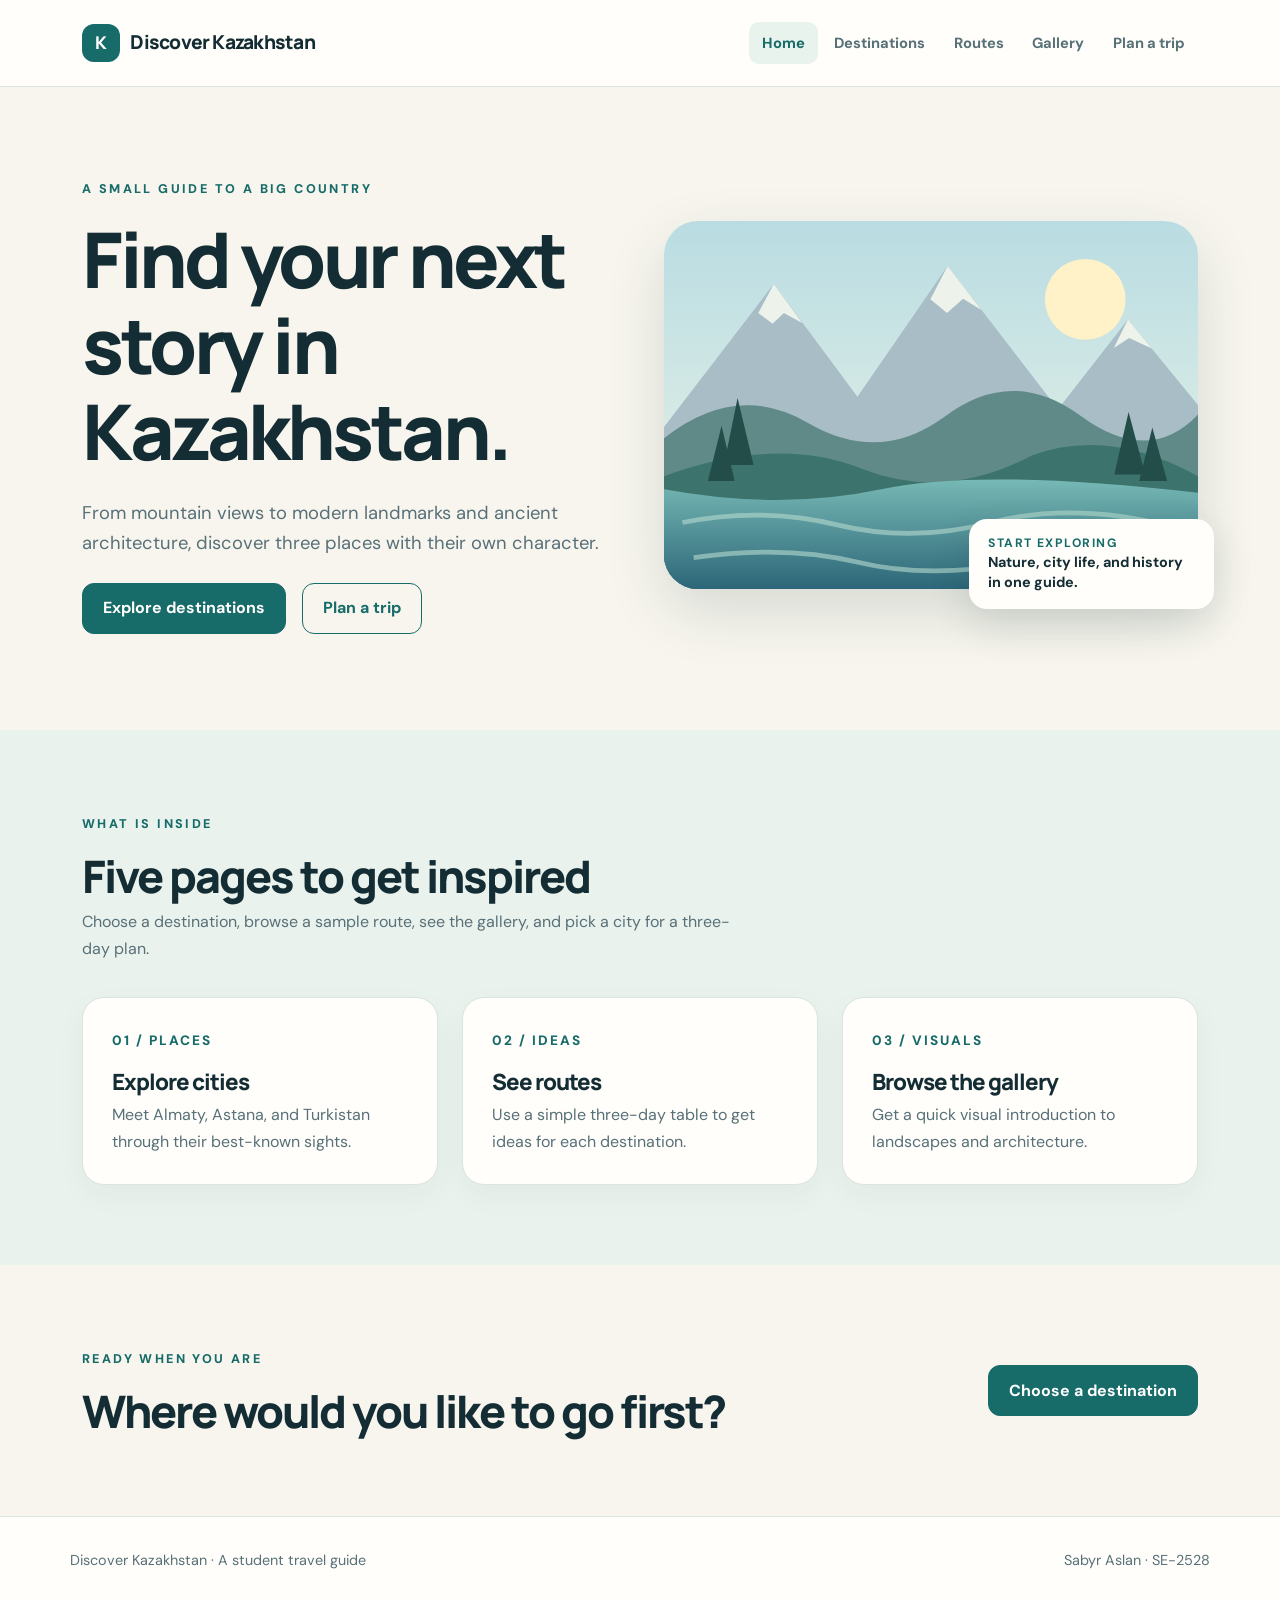
<file: index.html>
<!doctype html>
<html lang="en">
  <head>
    <meta charset="utf-8">
    <meta name="viewport" content="width=device-width, initial-scale=1">
    <meta name="description" content="A simple guide to three memorable destinations in Kazakhstan.">
    <title>Discover Kazakhstan | Home</title>
    <link rel="stylesheet" href="vendor/bootstrap.min.css">
    <link rel="stylesheet" href="styles.css">
  </head>
  <body>
    <header class="site-header">
      <div class="container nav-inner">
        <a class="brand" href="index.html"><span class="brand-mark">K</span> Discover Kazakhstan</a>
        <nav class="site-nav" aria-label="Main navigation">
          <a href="index.html" aria-current="page">Home</a>
          <a href="destinations.html">Destinations</a>
          <a href="routes.html">Routes</a>
          <a href="gallery.html">Gallery</a>
          <a href="planner.html">Plan a trip</a>
        </nav>
      </div>
    </header>
    <main>
      <section class="hero">
        <div class="container">
          <div class="row align-items-center g-5">
            <div class="col-lg-6">
              <span class="eyebrow">A small guide to a big country</span>
              <h1>Find your next story in Kazakhstan.</h1>
              <p class="hero-lead mt-4 mb-4">From mountain views to modern landmarks and ancient architecture, discover three places with their own character.</p>
              <div class="d-flex flex-wrap gap-3">
                <a class="btn btn-primary" href="destinations.html">Explore destinations</a>
                <a class="btn btn-outline-primary" href="planner.html">Plan a trip</a>
              </div>
            </div>
            <div class="col-lg-6">
              <div class="hero-visual">
                <img src="assets/almaty.svg" alt="Illustration of mountains and a lake near Almaty">
                <div class="hero-note"><span>Start exploring</span>Nature, city life, and history in one guide.</div>
              </div>
            </div>
          </div>
        </div>
      </section>
      <section class="section-pad section-soft">
        <div class="container">
          <div class="section-head">
            <span class="eyebrow">What is inside</span>
            <h2>Five pages to get inspired</h2>
            <p>Choose a destination, browse a sample route, see the gallery, and pick a city for a three-day plan.</p>
          </div>
          <div class="row g-4">
            <div class="col-md-4"><article class="feature-card"><span class="feature-number">01 / PLACES</span><h3 class="mt-3">Explore cities</h3><p>Meet Almaty, Astana, and Turkistan through their best-known sights.</p></article></div>
            <div class="col-md-4"><article class="feature-card"><span class="feature-number">02 / IDEAS</span><h3 class="mt-3">See routes</h3><p>Use a simple three-day table to get ideas for each destination.</p></article></div>
            <div class="col-md-4"><article class="feature-card"><span class="feature-number">03 / VISUALS</span><h3 class="mt-3">Browse the gallery</h3><p>Get a quick visual introduction to landscapes and architecture.</p></article></div>
          </div>
        </div>
      </section>
      <section class="section-pad">
        <div class="container">
          <div class="row align-items-center g-4">
            <div class="col-lg-8"><span class="eyebrow">Ready when you are</span><h2 class="mb-0">Where would you like to go first?</h2></div>
            <div class="col-lg-4 text-lg-end"><a class="btn btn-primary" href="destinations.html">Choose a destination</a></div>
          </div>
        </div>
      </section>
    </main>
    <footer class="site-footer"><div class="container footer-inner"><p>Discover Kazakhstan · A student travel guide</p><p>Sabyr Aslan · SE-2528</p></div></footer>
  </body>
</html>
</file>
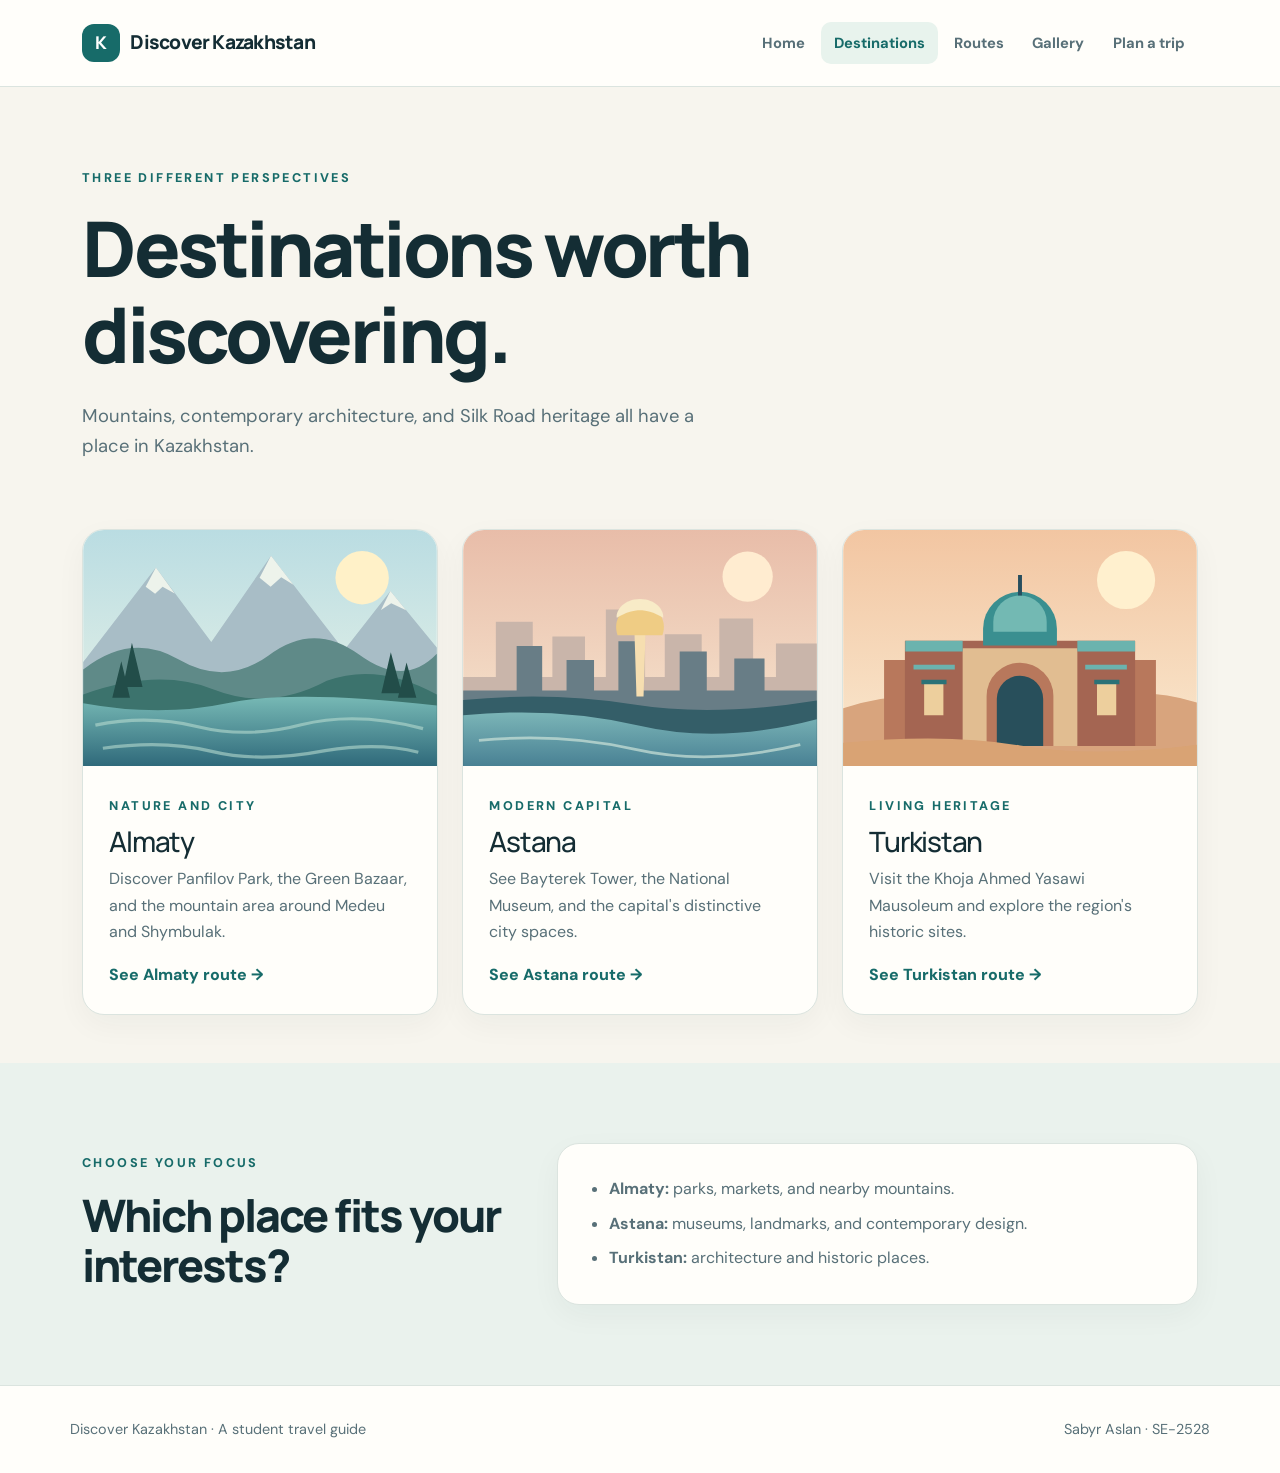
<file: destinations.html>
<!doctype html>
<html lang="en">
  <head>
    <meta charset="utf-8">
    <meta name="viewport" content="width=device-width, initial-scale=1">
    <meta name="description" content="Explore Almaty, Astana, and Turkistan in Kazakhstan.">
    <title>Discover Kazakhstan | Destinations</title>
    <link rel="stylesheet" href="vendor/bootstrap.min.css">
    <link rel="stylesheet" href="styles.css">
  </head>
  <body>
    <header class="site-header">
      <div class="container nav-inner">
        <a class="brand" href="index.html">
          <span class="brand-mark">K</span> Discover Kazakhstan</a>
        <nav class="site-nav" aria-label="Main navigation">
          <a href="index.html">Home</a>
          <a href="destinations.html" aria-current="page">Destinations</a>
          <a href="routes.html">Routes</a>
          <a href="gallery.html">Gallery</a>
          <a href="planner.html">Plan a trip</a>
        </nav>
      </div>
    </header>
    <main>
      <section class="page-hero">
        <div class="container">
          <span class="eyebrow">Three different perspectives</span>
          <h1>Destinations worth discovering.</h1>
          <p class="page-lead mt-4">Mountains, contemporary architecture, and Silk Road heritage all have a place in Kazakhstan.</p>
        </div>
      </section>
      <section class="pb-5">
        <div class="container">
          <div class="row g-4">
            <div class="col-md-6 col-lg-4">
              <article class="destination-card">
                <img src="assets/almaty.svg" alt="Illustration of Almaty with mountains and a lake">
                <div class="destination-card-body">
                  <span class="eyebrow mb-2">Nature and city</span>
                  <h2 class="h3">Almaty</h2>
                  <p>Discover Panfilov Park, the Green Bazaar, and the mountain area around Medeu and Shymbulak.</p>
                  <a class="text-link" href="routes.html#almaty">See Almaty route →</a>
                </div>
              </article>
            </div>
            <div class="col-md-6 col-lg-4">
              <article class="destination-card">
                <img src="assets/astana.svg" alt="Illustration of Astana with modern buildings">
                <div class="destination-card-body">
                  <span class="eyebrow mb-2">Modern capital</span>
                  <h2 class="h3">Astana</h2>
                  <p>See Bayterek Tower, the National Museum, and the capital's distinctive city spaces.</p>
                  <a class="text-link" href="routes.html#astana">See Astana route →</a>
                </div>
              </article>
            </div>
            <div class="col-md-6 col-lg-4">
              <article class="destination-card">
                <img src="assets/turkistan.svg" alt="Illustration of the Khoja Ahmed Yasawi Mausoleum in Turkistan">
                <div class="destination-card-body">
                  <span class="eyebrow mb-2">Living heritage</span>
                  <h2 class="h3">Turkistan</h2>
                  <p>Visit the Khoja Ahmed Yasawi Mausoleum and explore the region's historic sites.</p>
                  <a class="text-link" href="routes.html#turkistan">See Turkistan route →</a>
                </div>
              </article>
            </div>
          </div>
        </div>
      </section>
      <section class="section-pad section-soft">
        <div class="container">
          <div class="row g-4 align-items-center">
            <div class="col-lg-5">
              <span class="eyebrow">Choose your focus</span>
              <h2>Which place fits your interests?</h2>
            </div>
            <div class="col-lg-7">
              <div class="info-panel">
                <ul>
                  <li>
                    <strong>Almaty:</strong> parks, markets, and nearby mountains.</li>
                  <li>
                    <strong>Astana:</strong> museums, landmarks, and contemporary design.</li>
                  <li>
                    <strong>Turkistan:</strong> architecture and historic places.</li>
                </ul>
              </div>
            </div>
          </div>
        </div>
      </section>
    </main>
    <footer class="site-footer">
      <div class="container footer-inner">
        <p>Discover Kazakhstan · A student travel guide</p>
        <p>Sabyr Aslan · SE-2528</p>
      </div>
    </footer>
  </body>
</html>
</file>
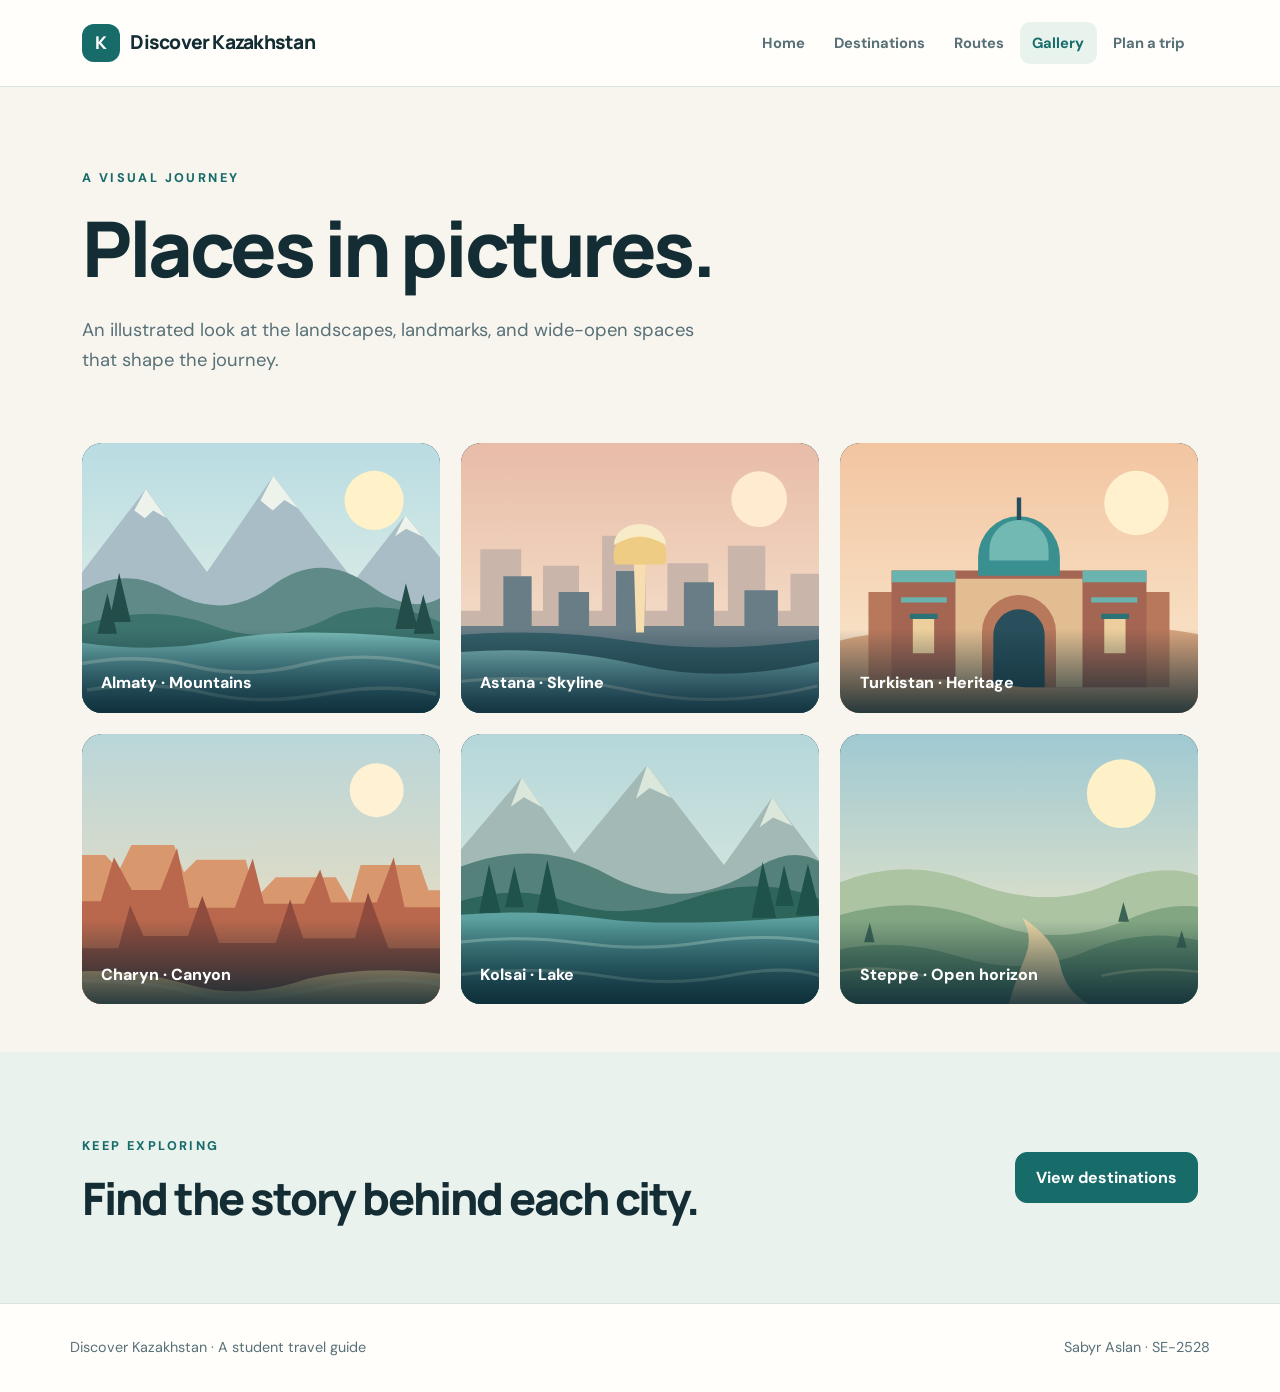
<file: gallery.html>
<!doctype html>
<html lang="en">
  <head>
    <meta charset="utf-8">
    <meta name="viewport" content="width=device-width, initial-scale=1">
    <meta name="description" content="Illustrated gallery of places and landscapes in Kazakhstan.">
    <title>Discover Kazakhstan | Gallery</title>
    <link rel="stylesheet" href="vendor/bootstrap.min.css">
    <link rel="stylesheet" href="styles.css">
  </head>
  <body>
    <header class="site-header">
      <div class="container nav-inner">
        <a class="brand" href="index.html">
          <span class="brand-mark">K</span> Discover Kazakhstan</a>
        <nav class="site-nav" aria-label="Main navigation">
          <a href="index.html">Home</a>
          <a href="destinations.html">Destinations</a>
          <a href="routes.html">Routes</a>
          <a href="gallery.html" aria-current="page">Gallery</a>
          <a href="planner.html">Plan a trip</a>
        </nav>
      </div>
    </header>
    <main>
      <section class="page-hero">
        <div class="container">
          <span class="eyebrow">A visual journey</span>
          <h1>Places in pictures.</h1>
          <p class="page-lead mt-4">An illustrated look at the landscapes, landmarks, and wide-open spaces that shape the journey.</p>
        </div>
      </section>
      <section class="pb-5">
        <div class="container">
          <div class="gallery-grid">
            <figure class="gallery-item">
              <img src="assets/almaty.svg" alt="Illustration of mountains and a lake near Almaty">
              <figcaption>Almaty · Mountains</figcaption>
            </figure>
            <figure class="gallery-item">
              <img src="assets/astana.svg" alt="Illustration of Astana's skyline">
              <figcaption>Astana · Skyline</figcaption>
            </figure>
            <figure class="gallery-item">
              <img src="assets/turkistan.svg" alt="Illustration of Turkistan's historic mausoleum">
              <figcaption>Turkistan · Heritage</figcaption>
            </figure>
            <figure class="gallery-item">
              <img src="assets/charyn.svg" alt="Illustration of the red cliffs of Charyn Canyon">
              <figcaption>Charyn · Canyon</figcaption>
            </figure>
            <figure class="gallery-item">
              <img src="assets/kolsai.svg" alt="Illustration of Kolsai Lake and the surrounding forest">
              <figcaption>Kolsai · Lake</figcaption>
            </figure>
            <figure class="gallery-item">
              <img src="assets/steppe.svg" alt="Illustration of the Kazakhstan steppe at sunset">
              <figcaption>Steppe · Open horizon</figcaption>
            </figure>
          </div>
        </div>
      </section>
      <section class="section-pad section-soft">
        <div class="container">
          <div class="row align-items-center g-4">
            <div class="col-lg-8">
              <span class="eyebrow">Keep exploring</span>
              <h2 class="mb-0">Find the story behind each city.</h2>
            </div>
            <div class="col-lg-4 text-lg-end">
              <a class="btn btn-primary" href="destinations.html">View destinations</a>
            </div>
          </div>
        </div>
      </section>
    </main>
    <footer class="site-footer">
      <div class="container footer-inner">
        <p>Discover Kazakhstan · A student travel guide</p>
        <p>Sabyr Aslan · SE-2528</p>
      </div>
    </footer>
  </body>
</html>
</file>
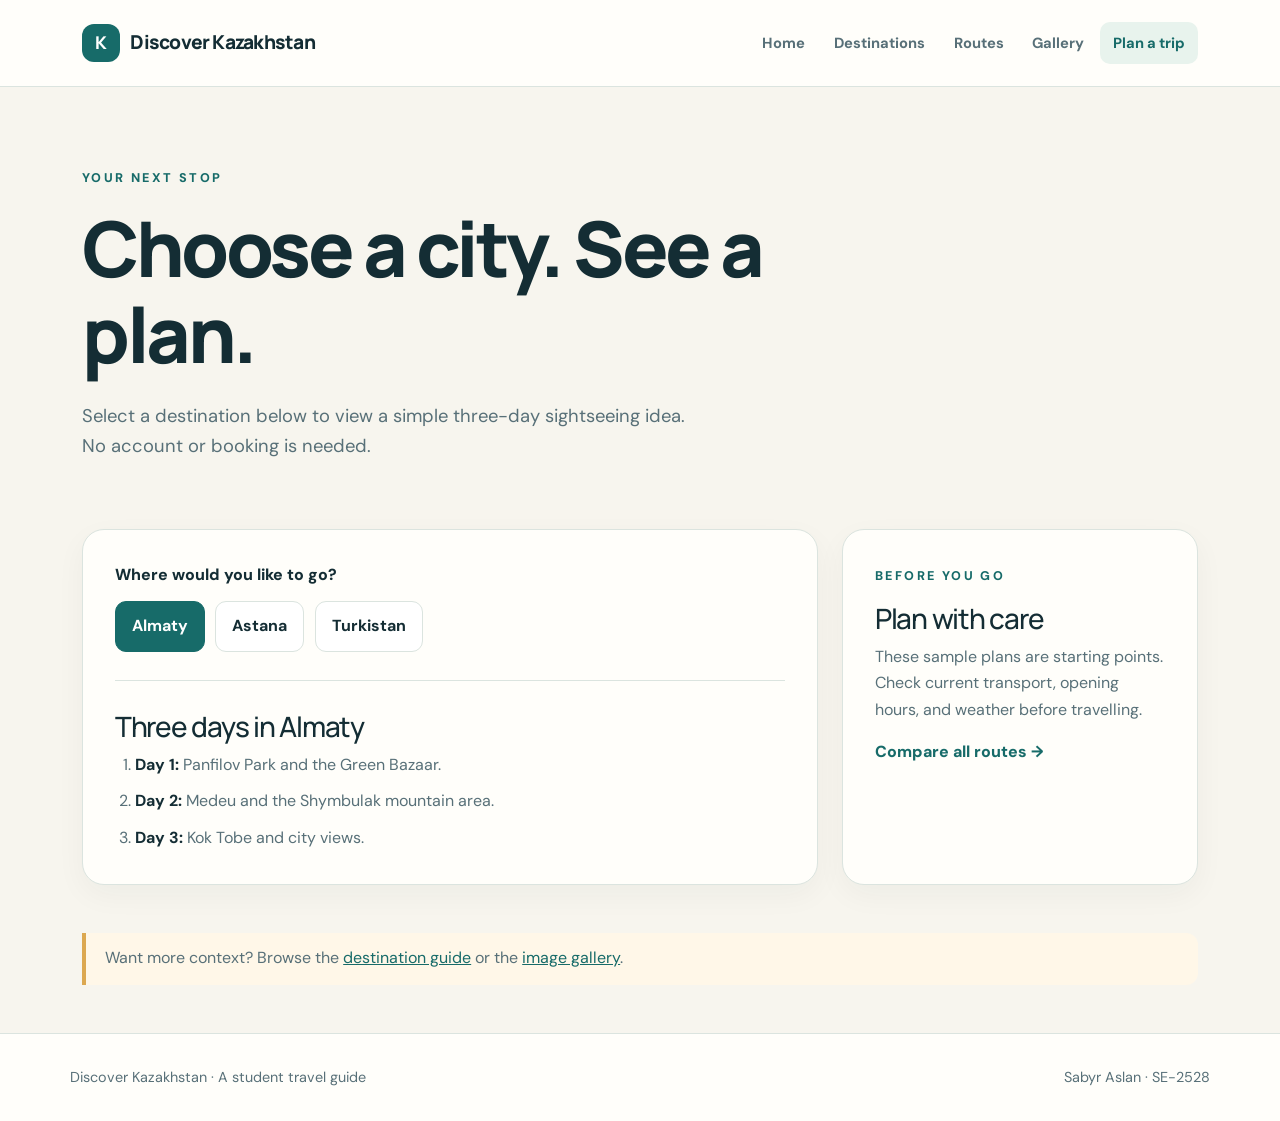
<file: planner.html>
<!doctype html>
<html lang="en">
  <head>
    <meta charset="utf-8">
    <meta name="viewport" content="width=device-width, initial-scale=1">
    <meta name="description" content="Choose a city to see a simple three-day Kazakhstan travel plan.">
    <title>Discover Kazakhstan | Plan a trip</title>
    <link rel="stylesheet" href="vendor/bootstrap.min.css">
    <link rel="stylesheet" href="styles.css">
  </head>
  <body>
    <header class="site-header">
      <div class="container nav-inner">
        <a class="brand" href="index.html">
          <span class="brand-mark">K</span> Discover Kazakhstan</a>
        <nav class="site-nav" aria-label="Main navigation">
          <a href="index.html">Home</a>
          <a href="destinations.html">Destinations</a>
          <a href="routes.html">Routes</a>
          <a href="gallery.html">Gallery</a>
          <a href="planner.html" aria-current="page">Plan a trip</a>
        </nav>
      </div>
    </header>
    <main>
      <section class="page-hero">
        <div class="container">
          <span class="eyebrow">Your next stop</span>
          <h1>Choose a city. See a plan.</h1>
          <p class="page-lead mt-4">Select a destination below to view a simple three-day sightseeing idea. No account or booking is needed.</p>
        </div>
      </section>
      <section class="pb-5">
        <div class="container">
          <div class="row g-4">
            <div class="col-lg-8">
              <div class="planner-panel">
                <form class="planner-form">
                  <fieldset>
                    <legend>Where would you like to go?</legend>
                    <div class="planner-choices">
                      <input type="radio" name="city" id="city-almaty" value="almaty" checked>
                      <label for="city-almaty">Almaty</label>
                      <input type="radio" name="city" id="city-astana" value="astana">
                      <label for="city-astana">Astana</label>
                      <input type="radio" name="city" id="city-turkistan" value="turkistan">
                      <label for="city-turkistan">Turkistan</label>
                    </div>
                  </fieldset>
                  <div class="planner-result">
                    <section class="plan-option plan-almaty">
                      <h2 class="h3">Three days in Almaty</h2>
                      <ol>
                        <li><strong>Day 1:</strong> Panfilov Park and the Green Bazaar.</li>
                        <li><strong>Day 2:</strong> Medeu and the Shymbulak mountain area.</li>
                        <li><strong>Day 3:</strong> Kok Tobe and city views.</li>
                      </ol>
                    </section>
                    <section class="plan-option plan-astana">
                      <h2 class="h3">Three days in Astana</h2>
                      <ol>
                        <li><strong>Day 1:</strong> Bayterek Tower and the nearby boulevard.</li>
                        <li><strong>Day 2:</strong> National Museum of Kazakhstan.</li>
                        <li><strong>Day 3:</strong> Khan Shatyr and the Ishim River.</li>
                      </ol>
                    </section>
                    <section class="plan-option plan-turkistan">
                      <h2 class="h3">Three days in Turkistan</h2>
                      <ol>
                        <li><strong>Day 1:</strong> Khoja Ahmed Yasawi Mausoleum.</li>
                        <li><strong>Day 2:</strong> Turkistan's historic center.</li>
                        <li><strong>Day 3:</strong> Sauran or Otyrar in the wider region.</li>
                      </ol>
                    </section>
                  </div>
                </form>
              </div>
            </div>
            <aside class="col-lg-4">
              <div class="info-panel">
                <span class="eyebrow">Before you go</span>
                <h2 class="h3">Plan with care</h2>
                <p>These sample plans are starting points. Check current transport, opening hours, and weather before travelling.</p>
                <a class="text-link" href="routes.html">Compare all routes →</a>
              </div>
            </aside>
          </div>
        </div>
      </section>
      <section class="pb-5">
        <div class="container">
          <p class="callout mb-0">Want more context? Browse the <a href="destinations.html">destination guide</a> or the <a href="gallery.html">image gallery</a>.</p>
        </div>
      </section>
    </main>
    <footer class="site-footer">
      <div class="container footer-inner">
        <p>Discover Kazakhstan · A student travel guide</p>
        <p>Sabyr Aslan · SE-2528</p>
      </div>
    </footer>
  </body>
</html>
</file>
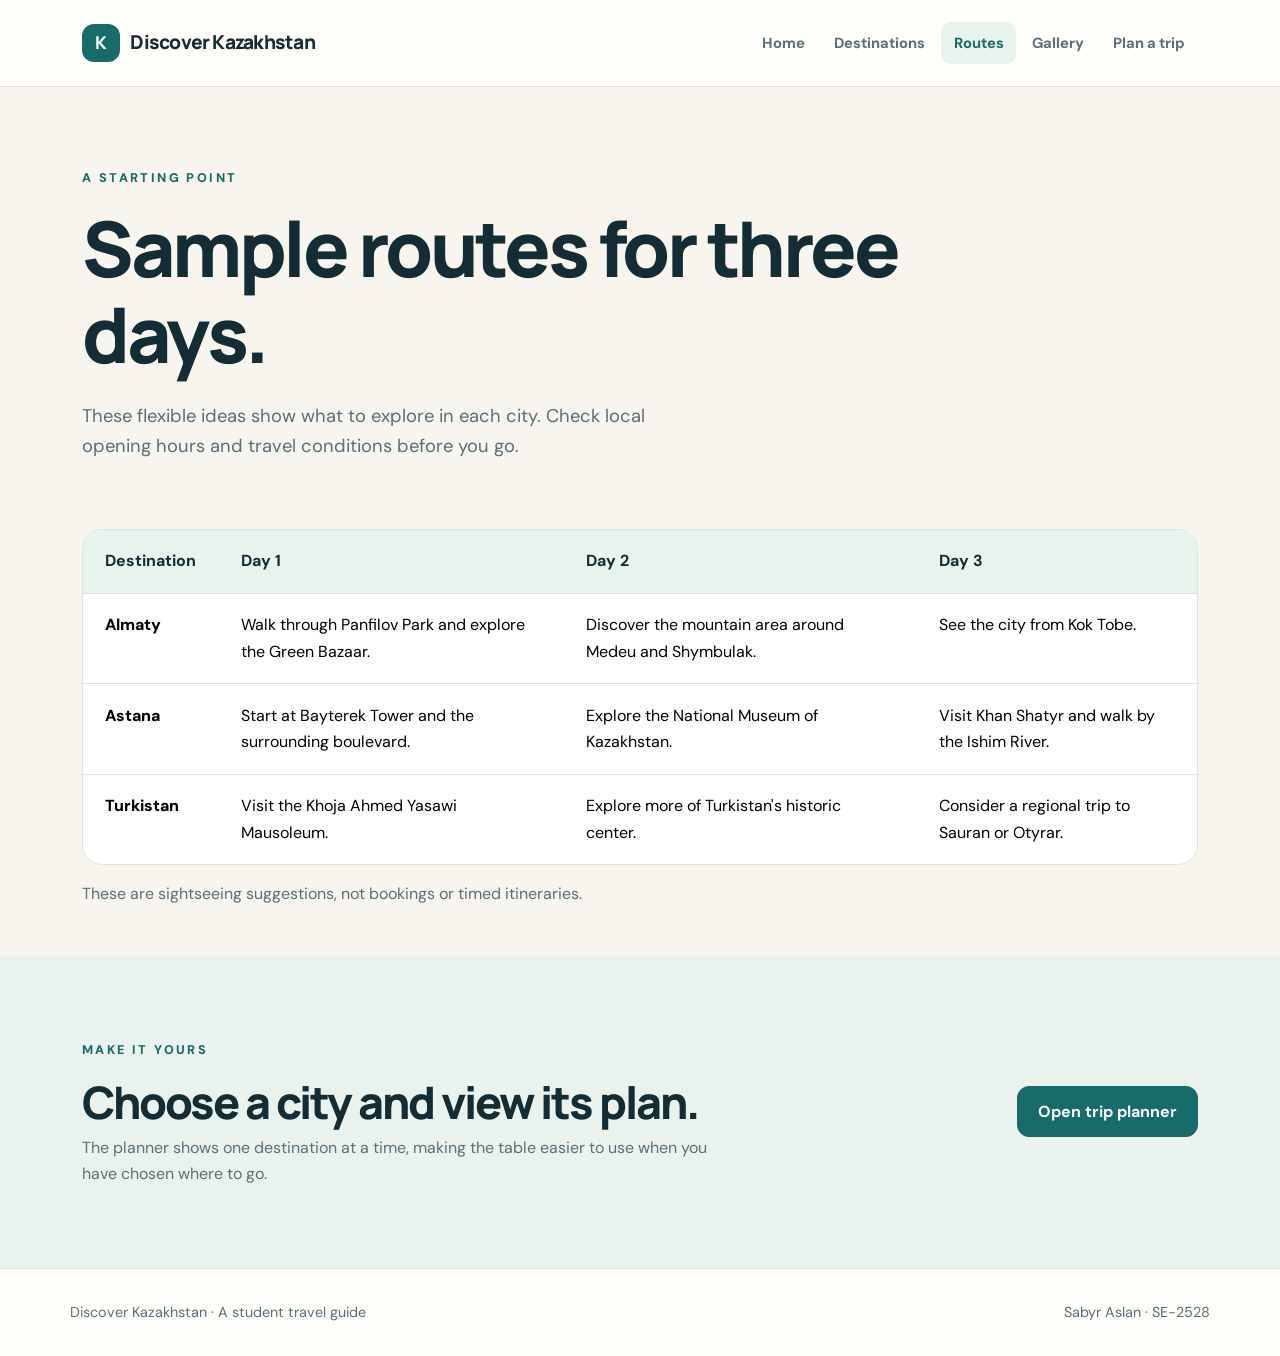
<file: routes.html>
<!doctype html>
<html lang="en">
  <head>
    <meta charset="utf-8">
    <meta name="viewport" content="width=device-width, initial-scale=1">
    <meta name="description" content="Sample three-day routes in Almaty, Astana, and Turkistan.">
    <title>Discover Kazakhstan | Routes</title>
    <link rel="stylesheet" href="vendor/bootstrap.min.css">
    <link rel="stylesheet" href="styles.css">
  </head>
  <body>
    <header class="site-header">
      <div class="container nav-inner">
        <a class="brand" href="index.html">
          <span class="brand-mark">K</span> Discover Kazakhstan</a>
        <nav class="site-nav" aria-label="Main navigation">
          <a href="index.html">Home</a>
          <a href="destinations.html">Destinations</a>
          <a href="routes.html" aria-current="page">Routes</a>
          <a href="gallery.html">Gallery</a>
          <a href="planner.html">Plan a trip</a>
        </nav>
      </div>
    </header>
    <main>
      <section class="page-hero">
        <div class="container">
          <span class="eyebrow">A starting point</span>
          <h1>Sample routes for three days.</h1>
          <p class="page-lead mt-4">These flexible ideas show what to explore in each city. Check local opening hours and travel conditions before you go.</p>
        </div>
      </section>
      <section class="pb-5">
        <div class="container">
          <div class="table-wrap">
            <table class="table route-table">
              <caption class="visually-hidden">Three-day sightseeing ideas for Almaty, Astana, and Turkistan</caption>
              <thead>
                <tr>
                  <th scope="col">Destination</th>
                  <th scope="col">Day 1</th>
                  <th scope="col">Day 2</th>
                  <th scope="col">Day 3</th>
                </tr>
              </thead>
              <tbody>
                <tr id="almaty">
                  <td>Almaty</td>
                  <td>Walk through Panfilov Park and explore the Green Bazaar.</td>
                  <td>Discover the mountain area around Medeu and Shymbulak.</td>
                  <td>See the city from Kok Tobe.</td>
                </tr>
                <tr id="astana">
                  <td>Astana</td>
                  <td>Start at Bayterek Tower and the surrounding boulevard.</td>
                  <td>Explore the National Museum of Kazakhstan.</td>
                  <td>Visit Khan Shatyr and walk by the Ishim River.</td>
                </tr>
                <tr id="turkistan">
                  <td>Turkistan</td>
                  <td>Visit the Khoja Ahmed Yasawi Mausoleum.</td>
                  <td>Explore more of Turkistan's historic center.</td>
                  <td>Consider a regional trip to Sauran or Otyrar.</td>
                </tr>
              </tbody>
            </table>
          </div>
          <p class="mt-3 mb-0">These are sightseeing suggestions, not bookings or timed itineraries.</p>
        </div>
      </section>
      <section class="section-pad section-soft">
        <div class="container">
          <div class="row g-4 align-items-center">
            <div class="col-lg-7">
              <span class="eyebrow">Make it yours</span>
              <h2>Choose a city and view its plan.</h2>
              <p class="mb-0">The planner shows one destination at a time, making the table easier to use when you have chosen where to go.</p>
            </div>
            <div class="col-lg-5 text-lg-end">
              <a class="btn btn-primary" href="planner.html">Open trip planner</a>
            </div>
          </div>
        </div>
      </section>
    </main>
    <footer class="site-footer">
      <div class="container footer-inner">
        <p>Discover Kazakhstan · A student travel guide</p>
        <p>Sabyr Aslan · SE-2528</p>
      </div>
    </footer>
  </body>
</html>
</file>
<file: styles.css>
@import url('https://fonts.googleapis.com/css2?family=DM+Sans:wght@400;500;600;700&family=Manrope:wght@400;500;600;700;800&display=swap');

:root {
  --ink: #142d34;
  --muted: #587078;
  --cream: #f7f5ee;
  --paper: #fffefa;
  --teal: #176b69;
  --teal-dark: #0f5352;
  --line: #dbe4df;
  --gold: #dca850;
}

* { box-sizing: border-box; }

html { scroll-behavior: smooth; }

body {
  margin: 0;
  color: var(--ink);
  background: var(--cream);
  font-family: 'DM Sans', Arial, sans-serif;
  line-height: 1.65;
}

h1, h2, h3, h4, .brand { font-family: Manrope, Arial, sans-serif; }

h1, h2, h3 { font-weight: 800; letter-spacing: -.045em; line-height: 1.12; }

h1 { font-size: clamp(3rem, 6vw, 5.8rem); }

h2 { font-size: clamp(2rem, 3.5vw, 3.2rem); }

h3 { font-size: 1.4rem; }

p { color: var(--muted); }

a { color: var(--teal); }

a:hover { color: var(--teal-dark); }

img { display: block; max-width: 100%; }

.site-header { background: var(--paper); border-bottom: 1px solid var(--line); }

.nav-inner { display: flex; align-items: center; justify-content: space-between; gap: 1.25rem; min-height: 86px; }

.brand { display: inline-flex; align-items: center; gap: .65rem; color: var(--ink); font-size: 1.2rem; font-weight: 800; text-decoration: none; letter-spacing: -.04em; white-space: nowrap; }

.brand:hover { color: var(--ink); }

.brand-mark { display: grid; place-items: center; width: 38px; height: 38px; border-radius: 12px; background: var(--teal); color: #fff; font-size: 1.1rem; }

.site-nav { display: flex; align-items: center; flex-wrap: wrap; gap: .2rem; }

.site-nav a { padding: .55rem .8rem; border-radius: 10px; color: var(--muted); font-size: .92rem; font-weight: 700; text-decoration: none; }

.site-nav a:hover, .site-nav a[aria-current='page'] { color: var(--teal); background: #e8f3ed; }

.hero { padding: 5.5rem 0 6rem; overflow: hidden; }

.eyebrow { display: inline-block; margin-bottom: 1rem; color: var(--teal); font-size: .79rem; font-weight: 800; letter-spacing: .19em; text-transform: uppercase; }

.hero-lead, .page-lead { max-width: 630px; font-size: 1.15rem; }

.hero-visual { position: relative; }

.hero-visual img { width: 100%; border-radius: 34px; box-shadow: 0 22px 60px #14383524; }

.hero-note { position: absolute; right: -1rem; bottom: -1.25rem; max-width: 245px; padding: 1rem 1.2rem; border-radius: 18px; background: var(--paper); box-shadow: 0 15px 40px #14383524; font-size: .9rem; font-weight: 700; line-height: 1.4; }

.hero-note span { display: block; color: var(--teal); font-size: .76rem; letter-spacing: .12em; text-transform: uppercase; }

.btn { border-radius: 12px; font-weight: 700; padding: .8rem 1.25rem; }

.btn-primary { border-color: var(--teal); background: var(--teal); }

.btn-primary:hover, .btn-primary:focus { border-color: var(--teal-dark); background: var(--teal-dark); }

.btn-outline-primary { border-color: var(--teal); color: var(--teal); }

.btn-outline-primary:hover, .btn-outline-primary:focus { border-color: var(--teal); background: var(--teal); color: #fff; }

.section-pad { padding: 5rem 0; }

.section-soft { background: #eaf2ed; }

.section-head { max-width: 650px; margin-bottom: 2.2rem; }

.section-head p { margin-bottom: 0; }

.feature-card, .destination-card, .info-panel, .planner-panel { height: 100%; border: 1px solid var(--line); border-radius: 22px; background: var(--paper); box-shadow: 0 10px 30px #1438350b; }

.feature-card { padding: 1.8rem; }

.feature-number { color: var(--teal); font-size: .85rem; font-weight: 800; letter-spacing: .15em; }

.feature-card p { margin-bottom: 0; }

.destination-card { overflow: hidden; }

.destination-card img { width: 100%; aspect-ratio: 3 / 2; object-fit: cover; }

.destination-card-body { padding: 1.65rem; }

.destination-card-body p { min-height: 3.3em; }

.text-link { font-weight: 800; text-decoration: none; }

.text-link:hover { text-decoration: underline; }

.page-hero { padding: 4.8rem 0 3.2rem; }

.page-hero h1 { max-width: 850px; }

.info-panel { padding: 2rem; }

.info-panel ul { margin-bottom: 0; padding-left: 1.2rem; color: var(--muted); }

.info-panel li + li { margin-top: .5rem; }

.table-wrap { overflow-x: auto; border: 1px solid var(--line); border-radius: 20px; background: var(--paper); }

.route-table { margin-bottom: 0; min-width: 650px; }

.route-table th, .route-table td { padding: 1.15rem 1.4rem; vertical-align: top; }

.route-table thead th { background: #e8f3ed; color: var(--ink); }

.route-table tbody tr + tr { border-top: 1px solid var(--line); }

.route-table td:first-child { font-weight: 800; white-space: nowrap; }

.gallery-grid { display: grid; grid-template-columns: repeat(3, minmax(0, 1fr)); gap: 1.35rem; }

.gallery-item { position: relative; margin: 0; overflow: hidden; border-radius: 20px; background: var(--ink); }

.gallery-item img { width: 100%; height: 270px; object-fit: cover; transition: transform .25s ease; }

.gallery-item:hover img { transform: scale(1.045); }

.gallery-item figcaption { position: absolute; right: 0; bottom: 0; left: 0; padding: 2.6rem 1.2rem 1rem; background: linear-gradient(transparent, #0c2934dd); color: #fff; font-weight: 800; }

.planner-panel { padding: 2rem; }

.planner-form fieldset { border: 0; padding: 0; margin: 0; }

.planner-form legend { margin-bottom: .8rem; font-size: 1rem; font-weight: 800; }

.planner-choices { display: flex; flex-wrap: wrap; gap: .65rem; }

.planner-choices input { position: absolute; opacity: 0; }

.planner-choices label { padding: .7rem 1rem; border: 1px solid var(--line); border-radius: 11px; background: #fff; color: var(--ink); font-weight: 700; cursor: pointer; }

.planner-choices input:checked + label { border-color: var(--teal); background: var(--teal); color: #fff; }

.planner-choices input:focus-visible + label { outline: 3px solid var(--gold); outline-offset: 3px; }

.planner-result { margin-top: 1.8rem; padding-top: 1.8rem; border-top: 1px solid var(--line); }

.plan-option { display: none; }

.planner-form:has(#city-almaty:checked) .plan-almaty, .planner-form:has(#city-astana:checked) .plan-astana, .planner-form:has(#city-turkistan:checked) .plan-turkistan { display: block; }

.plan-option ol { margin: 0; padding-left: 1.25rem; color: var(--muted); }

.plan-option li + li { margin-top: .65rem; }

.plan-option strong { color: var(--ink); }

.callout { border-left: 4px solid var(--gold); padding: .8rem 1.2rem; background: #fff7e8; border-radius: 0 12px 12px 0; }

.site-footer { border-top: 1px solid var(--line); background: var(--paper); }

.footer-inner { display: flex; justify-content: space-between; align-items: center; gap: 1rem; padding: 2rem 0; }

.footer-inner p { margin: 0; font-size: .9rem; }

@media (max-width: 991px) {
  .nav-inner { align-items: flex-start; flex-direction: column; padding: 1.15rem 0; gap: .8rem; }
  .site-nav { margin-left: -.8rem; }
  .hero { padding: 3.8rem 0 4.5rem; }
  .hero-visual { margin-top: 2rem; }
  .gallery-grid { grid-template-columns: repeat(2, minmax(0, 1fr)); }
}

@media (max-width: 639px) {
  .site-nav { gap: 0; }
  .site-nav a { padding: .45rem .65rem; font-size: .82rem; }
  .hero { padding: 3rem 0 4rem; }
  .hero-note { right: .5rem; bottom: -.9rem; max-width: 205px; }
  .page-hero { padding: 3.2rem 0 2rem; }
  .section-pad { padding: 3.5rem 0; }
  .gallery-grid { grid-template-columns: 1fr; }
  .gallery-item img { height: 300px; }
  .footer-inner { align-items: flex-start; flex-direction: column; }
  .planner-panel { padding: 1.3rem; }
}
</file>
